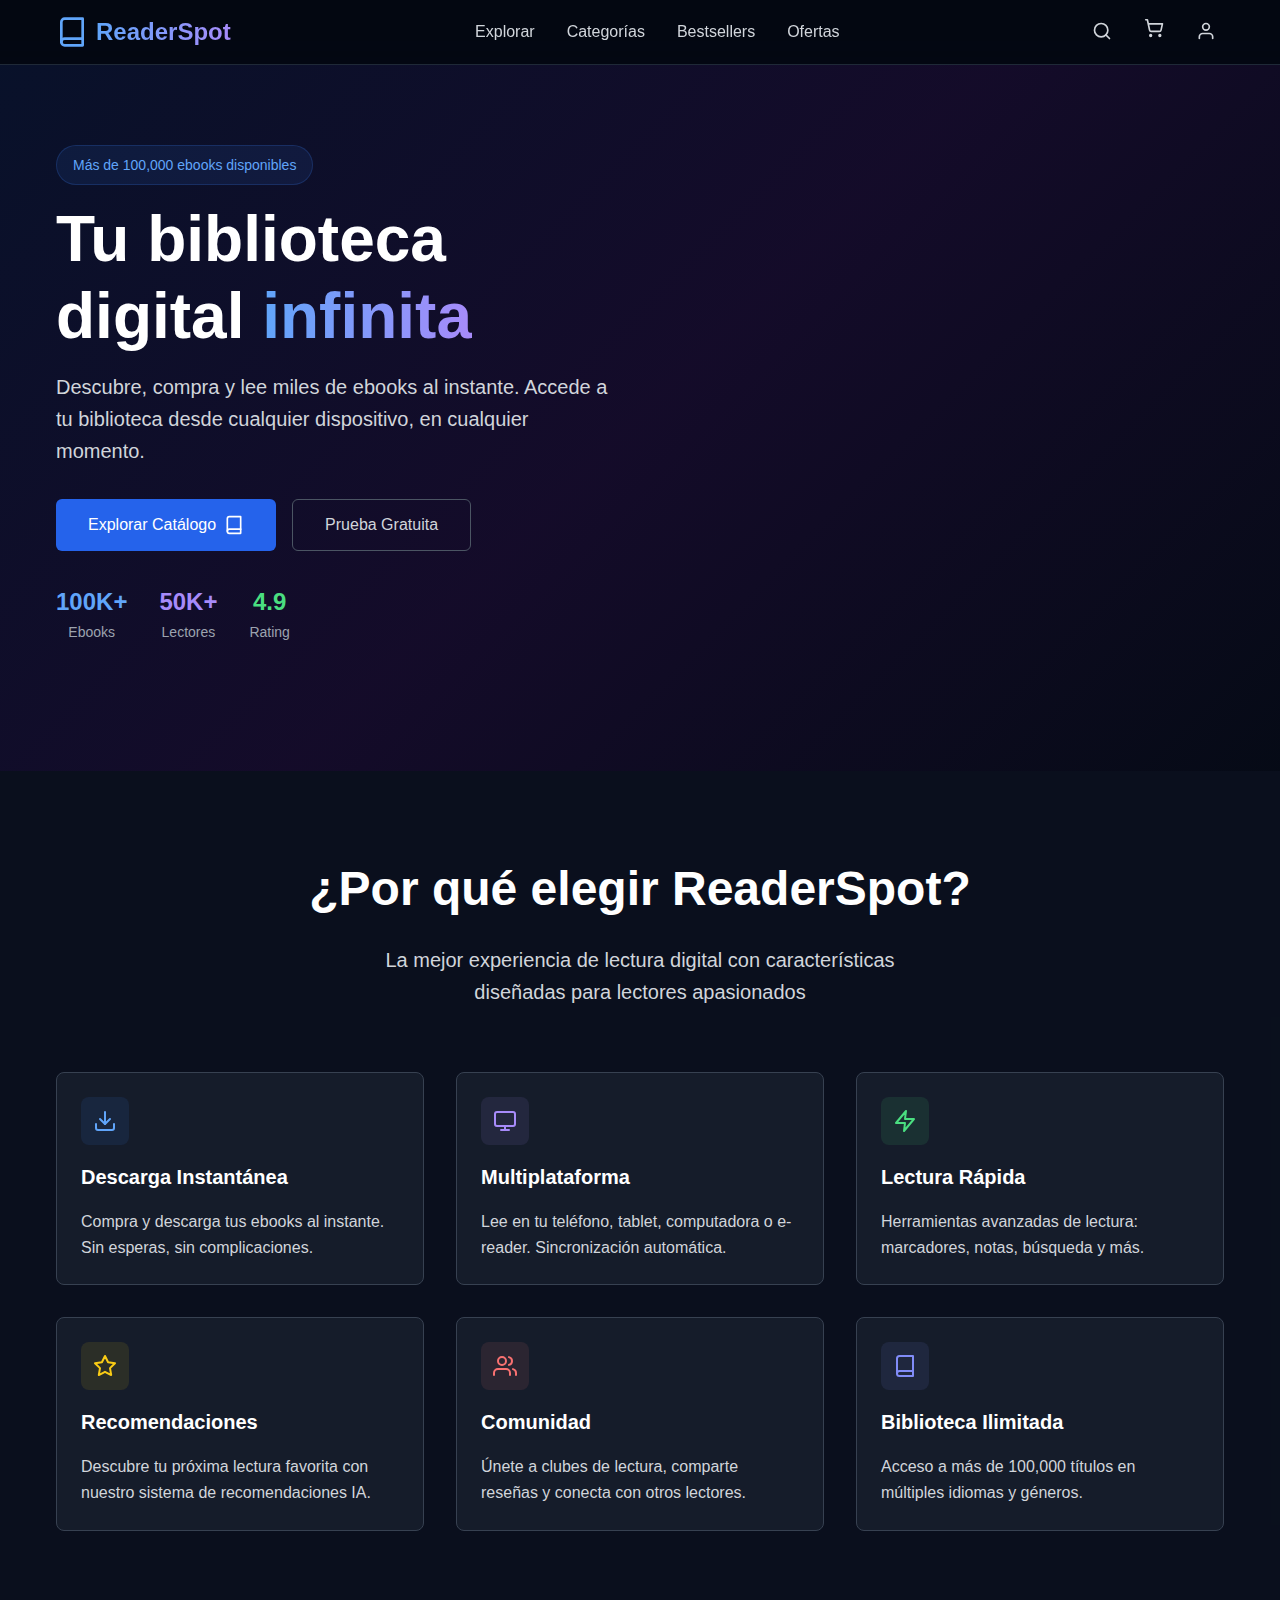
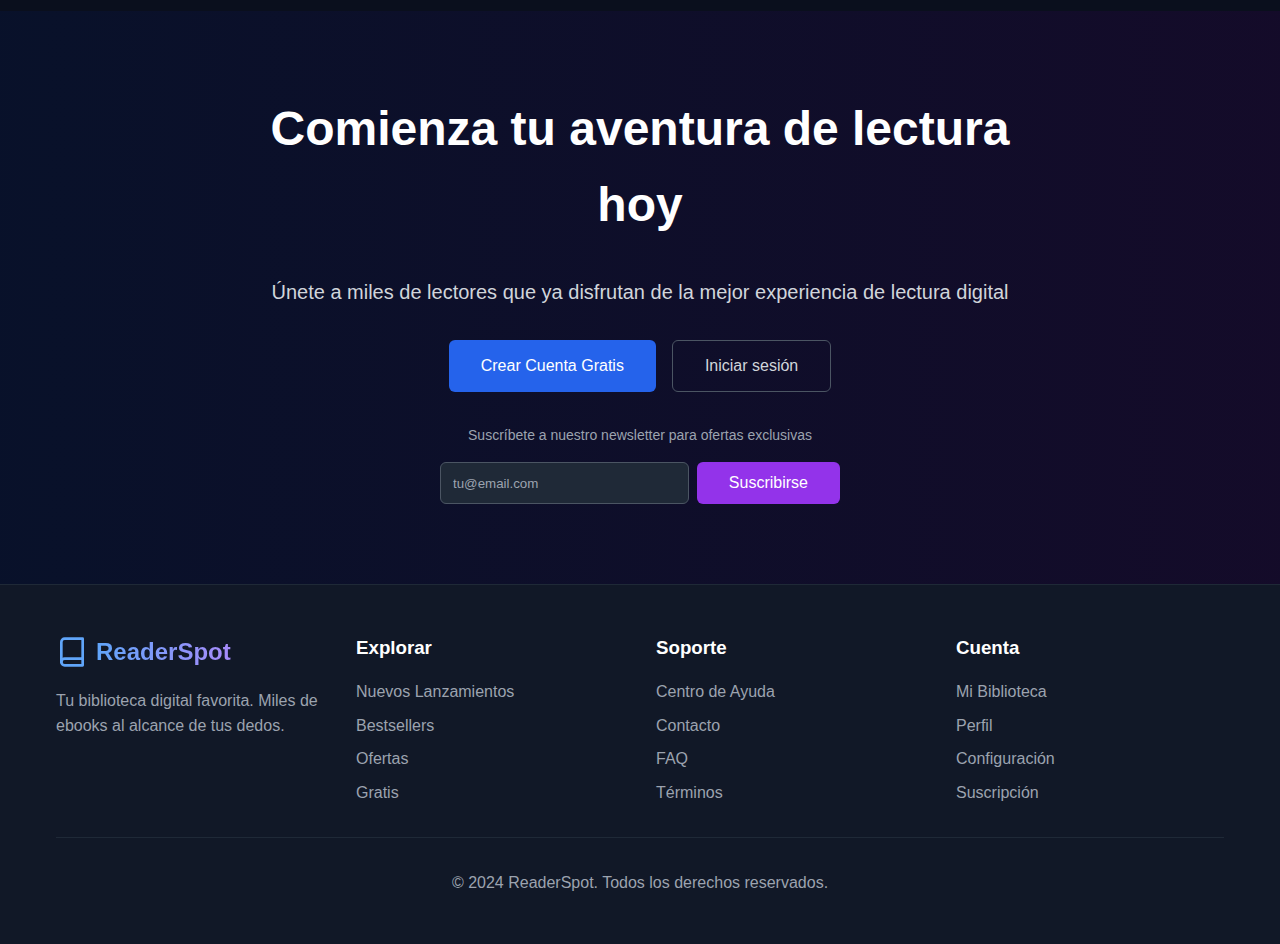
<file: views/index.html>
<!DOCTYPE html>
<html lang="es">
<head>
    <meta charset="UTF-8">
    <meta name="viewport" content="width=device-width, initial-scale=1.0">
    <title>ReaderSpot - Tu biblioteca digital infinita</title>
    <style>
        :root {
            --gray-950: #030712;
            --gray-900: #111827;
            --gray-800: #1f2937;
            --gray-700: #374151;
            --gray-600: #4b5563;
            --gray-400: #9ca3af;
            --gray-300: #d1d5db;
            --blue-400: #60a5fa;
            --blue-500: #3b82f6;
            --blue-600: #2563eb;
            --blue-700: #1d4ed8;
            --purple-400: #a78bfa;
            --purple-600: #9333ea;
            --purple-700: #7c3aed;
            --green-400: #4ade80;
            --yellow-400: #facc15;
            --red-400: #f87171;
            --indigo-400: #818cf8;
        }

        * {
            margin: 0;
            padding: 0;
            box-sizing: border-box;
        }

        body {
            font-family: -apple-system, BlinkMacSystemFont, 'Segoe UI', Roboto, sans-serif;
            background-color: var(--gray-950);
            color: white;
            line-height: 1.6;
        }

        .container {
            max-width: 1200px;
            margin: 0 auto;
            padding: 0 1rem;
        }

        /* Header */
        .header {
            border-bottom: 1px solid var(--gray-800);
            background-color: rgba(3, 7, 18, 0.95);
            backdrop-filter: blur(10px);
            position: sticky;
            top: 0;
            z-index: 50;
        }

        .header-content {
            display: flex;
            align-items: center;
            justify-content: space-between;
            height: 4rem;
        }

        .logo {
            display: flex;
            align-items: center;
            gap: 0.5rem;
            text-decoration: none;
            color: white;
        }

        .logo-text {
            font-size: 1.5rem;
            font-weight: bold;
            background: linear-gradient(to right, var(--blue-400), var(--purple-400));
            -webkit-background-clip: text;
            background-clip: text;
            -webkit-text-fill-color: transparent;
        }

        .nav {
            display: none;
            gap: 2rem;
        }

        .nav a {
            color: var(--gray-300);
            text-decoration: none;
            transition: color 0.3s;
        }

        .nav a:hover {
            color: white;
        }

        .header-actions {
            display: flex;
            align-items: center;
            gap: 1rem;
        }

        .icon-btn {
            background: none;
            border: none;
            color: var(--gray-300);
            cursor: pointer;
            padding: 0.5rem;
            border-radius: 0.375rem;
            transition: color 0.3s;
        }

        .icon-btn:hover {
            color: white;
        }

        /* Hero Section */
        .hero {
            padding: 5rem 0 8rem;
            position: relative;
            overflow: hidden;
        }

        .hero::before {
            content: '';
            position: absolute;
            inset: 0;
            background: linear-gradient(135deg, rgba(30, 58, 138, 0.2), rgba(88, 28, 135, 0.2), rgba(17, 24, 39, 0.2));
        }

        .hero-content {
            display: grid;
            grid-template-columns: 1fr;
            gap: 3rem;
            align-items: center;
            position: relative;
            z-index: 10;
        }

        .hero-text {
            text-align: center;
        }

        .badge {
            display: inline-block;
            background-color: rgba(59, 130, 246, 0.1);
            color: var(--blue-400);
            border: 1px solid rgba(59, 130, 246, 0.2);
            padding: 0.5rem 1rem;
            border-radius: 9999px;
            font-size: 0.875rem;
            margin-bottom: 1rem;
        }

        .hero-title {
            font-size: 2.5rem;
            font-weight: bold;
            line-height: 1.2;
            margin-bottom: 1rem;
        }

        .gradient-text {
            background: linear-gradient(to right, var(--blue-400), var(--purple-400));
            -webkit-background-clip: text;
            background-clip: text;
            -webkit-text-fill-color: transparent;
        }

        .hero-description {
            font-size: 1.25rem;
            color: var(--gray-300);
            margin-bottom: 2rem;
            max-width: 600px;
            margin-left: auto;
            margin-right: auto;
        }

        .hero-buttons {
            display: flex;
            flex-direction: column;
            gap: 1rem;
            margin-bottom: 2rem;
        }

        .btn {
            display: inline-flex;
            align-items: center;
            justify-content: center;
            gap: 0.5rem;
            padding: 0.75rem 2rem;
            border-radius: 0.375rem;
            font-weight: 500;
            text-decoration: none;
            transition: all 0.3s;
            border: none;
            cursor: pointer;
            font-size: 1rem;
        }

        .btn-primary {
            background-color: var(--blue-600);
            color: white;
        }

        .btn-primary:hover {
            background-color: var(--blue-700);
        }

        .btn-outline {
            background-color: transparent;
            color: var(--gray-300);
            border: 1px solid var(--gray-600);
        }

        .btn-outline:hover {
            background-color: var(--gray-800);
            color: white;
        }

        .hero-stats {
            display: flex;
            justify-content: center;
            gap: 2rem;
            margin-top: 2rem;
        }

        .stat {
            text-align: center;
        }

        .stat-number {
            font-size: 1.5rem;
            font-weight: bold;
        }

        .stat-label {
            font-size: 0.875rem;
            color: var(--gray-400);
        }

        .hero-image {
            position: relative;
            display: flex;
            justify-content: center;
        }

        .hero-image img {
            max-width: 100%;
            height: auto;
            border-radius: 1rem;
            box-shadow: 0 25px 50px -12px rgba(0, 0, 0, 0.25);
        }

        /* Features Section */
        .features {
            padding: 5rem 0;
            background-color: rgba(17, 24, 39, 0.5);
        }

        .section-header {
            text-align: center;
            margin-bottom: 4rem;
        }

        .section-title {
            font-size: 2.5rem;
            font-weight: bold;
            margin-bottom: 1rem;
        }

        .section-description {
            font-size: 1.25rem;
            color: var(--gray-300);
            max-width: 600px;
            margin: 0 auto;
        }

        .features-grid {
            display: grid;
            grid-template-columns: 1fr;
            gap: 2rem;
        }

        .feature-card {
            background-color: rgba(31, 41, 55, 0.5);
            border: 1px solid var(--gray-700);
            border-radius: 0.5rem;
            padding: 1.5rem;
            transition: background-color 0.3s;
        }

        .feature-card:hover {
            background-color: rgba(31, 41, 55, 0.7);
        }

        .feature-icon {
            width: 3rem;
            height: 3rem;
            border-radius: 0.5rem;
            display: flex;
            align-items: center;
            justify-content: center;
            margin-bottom: 1rem;
        }

        .feature-title {
            font-size: 1.25rem;
            font-weight: 600;
            margin-bottom: 1rem;
        }

        .feature-description {
            color: var(--gray-300);
        }

        /* CTA Section */
        .cta {
            padding: 5rem 0;
            position: relative;
            overflow: hidden;
        }

        .cta::before {
            content: '';
            position: absolute;
            inset: 0;
            background: linear-gradient(to right, rgba(30, 58, 138, 0.2), rgba(88, 28, 135, 0.2));
        }

        .cta-content {
            text-align: center;
            max-width: 768px;
            margin: 0 auto;
            position: relative;
            z-index: 10;
        }

        .cta-title {
            font-size: 2.5rem;
            font-weight: bold;
            margin-bottom: 2rem;
        }

        .cta-description {
            font-size: 1.25rem;
            color: var(--gray-300);
            margin-bottom: 2rem;
        }

        .cta-buttons {
            display: flex;
            flex-direction: column;
            gap: 1rem;
            margin-bottom: 2rem;
        }

        .newsletter {
            margin-top: 2rem;
        }

        .newsletter-text {
            font-size: 0.875rem;
            color: var(--gray-400);
            margin-bottom: 1rem;
        }

        .newsletter-form {
            display: flex;
            gap: 0.5rem;
            max-width: 400px;
            margin: 0 auto;
        }

        .newsletter-input {
            flex: 1;
            padding: 0.75rem;
            background-color: var(--gray-800);
            border: 1px solid var(--gray-600);
            border-radius: 0.375rem;
            color: white;
        }

        .newsletter-input::placeholder {
            color: var(--gray-400);
        }

        .btn-purple {
            background-color: var(--purple-600);
            color: white;
        }

        .btn-purple:hover {
            background-color: var(--purple-700);
        }

        /* Footer */
        .footer {
            background-color: var(--gray-900);
            border-top: 1px solid var(--gray-800);
            padding: 3rem 0;
        }

        .footer-content {
            display: grid;
            grid-template-columns: 1fr;
            gap: 2rem;
        }

        .footer-section h3 {
            font-weight: 600;
            color: white;
            margin-bottom: 1rem;
        }

        .footer-links {
            display: flex;
            flex-direction: column;
            gap: 0.5rem;
        }

        .footer-links a {
            color: var(--gray-400);
            text-decoration: none;
            transition: color 0.3s;
        }

        .footer-links a:hover {
            color: white;
        }

        .footer-bottom {
            border-top: 1px solid var(--gray-800);
            margin-top: 2rem;
            padding-top: 2rem;
            text-align: center;
            color: var(--gray-400);
        }

        /* Responsive */
        @media (min-width: 768px) {
            .nav {
                display: flex;
            }

            .hero-content {
                grid-template-columns: 1fr 1fr;
                text-align: left;
            }

            .hero-text {
                text-align: left;
            }

            .hero-description {
                margin-left: 0;
                margin-right: 0;
            }

            .hero-buttons {
                flex-direction: row;
            }

            .hero-stats {
                justify-content: flex-start;
            }

            .hero-title {
                font-size: 3.5rem;
            }

            .features-grid {
                grid-template-columns: repeat(2, 1fr);
            }

            .cta-buttons {
                flex-direction: row;
                justify-content: center;
            }

            .footer-content {
                grid-template-columns: repeat(4, 1fr);
            }
        }

        @media (min-width: 1024px) {
            .hero-title {
                font-size: 4rem;
            }

            .features-grid {
                grid-template-columns: repeat(3, 1fr);
            }

            .section-title {
                font-size: 3rem;
            }

            .cta-title {
                font-size: 3rem;
            }
        }
    </style>
</head>
<body>
    <!-- Header -->
    <header class="header">
        <div class="container">
            <div class="header-content">
                <a href="#" class="logo">
                    <svg width="32" height="32" viewBox="0 0 24 24" fill="none" stroke="currentColor" stroke-width="2" stroke-linecap="round" stroke-linejoin="round" style="color: var(--blue-400);">
                        <path d="M4 19.5A2.5 2.5 0 0 1 6.5 17H20"></path>
                        <path d="M6.5 2H20v20H6.5A2.5 2.5 0 0 1 4 19.5v-15A2.5 2.5 0 0 1 6.5 2z"></path>
                    </svg>
                    <span class="logo-text">ReaderSpot</span>
                </a>

                <nav class="nav">
                    <a href="#">Explorar</a>
                    <a href="#">Categorías</a>
                    <a href="#">Bestsellers</a>
                    <a href="#">Ofertas</a>
                </nav>

                <div class="header-actions">
                    <button class="icon-btn">
                        <svg width="20" height="20" viewBox="0 0 24 24" fill="none" stroke="currentColor" stroke-width="2" stroke-linecap="round" stroke-linejoin="round">
                            <circle cx="11" cy="11" r="8"></circle>
                            <path d="m21 21-4.35-4.35"></path>
                        </svg>
                    </button>
                    <a href="/autenticado/inicio/libros/carrito" class="icon-btn">
                        <svg width="20" height="20" viewBox="0 0 24 24" fill="none" stroke="currentColor" stroke-width="2" stroke-linecap="round" stroke-linejoin="round">
                            <circle cx="8" cy="21" r="1"></circle>
                            <circle cx="19" cy="21" r="1"></circle>
                            <path d="M2.05 2.05h2l2.66 12.42a2 2 0 0 0 2 1.58h9.78a2 2 0 0 0 1.95-1.57l1.65-7.43H5.12"></path>
                        </svg>
                    </a>
                    <button class="icon-btn">
                        <svg width="20" height="20" viewBox="0 0 24 24" fill="none" stroke="currentColor" stroke-width="2" stroke-linecap="round" stroke-linejoin="round">
                            <path d="M20 21v-2a4 4 0 0 0-4-4H8a4 4 0 0 0-4 4v2"></path>
                            <circle cx="12" cy="7" r="4"></circle>
                        </svg>
                    </button>
                </div>
            </div>
        </div>
    </header>

    <!-- Hero Section -->
    <section class="hero">
        <div class="container">
            <div class="hero-content">
                <div class="hero-text">
                    <span class="badge">Más de 100,000 ebooks disponibles</span>
                    <h1 class="hero-title">
                        Tu biblioteca digital
                        <span class="gradient-text">infinita</span>
                    </h1>
                    <p class="hero-description">
                        Descubre, compra y lee miles de ebooks al instante. Accede a tu biblioteca desde cualquier
                        dispositivo, en cualquier momento.
                    </p>

                    <div class="hero-buttons">
                        <a href="#" class="btn btn-primary">
                            Explorar Catálogo
                            <svg width="20" height="20" viewBox="0 0 24 24" fill="none" stroke="currentColor" stroke-width="2" stroke-linecap="round" stroke-linejoin="round">
                                <path d="M4 19.5A2.5 2.5 0 0 1 6.5 17H20"></path>
                                <path d="M6.5 2H20v20H6.5A2.5 2.5 0 0 1 4 19.5v-15A2.5 2.5 0 0 1 6.5 2z"></path>
                            </svg>
                        </a>
                        <a href="#" class="btn btn-outline">Prueba Gratuita</a>
                    </div>

                    <div class="hero-stats">
                        <div class="stat">
                            <div class="stat-number" style="color: var(--blue-400);">100K+</div>
                            <div class="stat-label">Ebooks</div>
                        </div>
                        <div class="stat">
                            <div class="stat-number" style="color: var(--purple-400);">50K+</div>
                            <div class="stat-label">Lectores</div>
                        </div>
                        <div class="stat">
                            <div class="stat-number" style="color: var(--green-400);">4.9</div>
                            <div class="stat-label">Rating</div>
                        </div>
                    </div>
                </div>
            </div>
        </div>
    </section>

    <!-- Features Section -->
    <section class="features">
        <div class="container">
            <div class="section-header">
                <h2 class="section-title">¿Por qué elegir ReaderSpot?</h2>
                <p class="section-description">
                    La mejor experiencia de lectura digital con características diseñadas para lectores apasionados
                </p>
            </div>

            <div class="features-grid">
                <div class="feature-card">
                    <div class="feature-icon" style="background-color: rgba(59, 130, 246, 0.1);">
                        <svg width="24" height="24" viewBox="0 0 24 24" fill="none" stroke="var(--blue-400)" stroke-width="2" stroke-linecap="round" stroke-linejoin="round">
                            <path d="M21 15v4a2 2 0 0 1-2 2H5a2 2 0 0 1-2-2v-4"></path>
                            <polyline points="7,10 12,15 17,10"></polyline>
                            <line x1="12" y1="15" x2="12" y2="3"></line>
                        </svg>
                    </div>
                    <h3 class="feature-title">Descarga Instantánea</h3>
                    <p class="feature-description">
                        Compra y descarga tus ebooks al instante. Sin esperas, sin complicaciones.
                    </p>
                </div>

                <div class="feature-card">
                    <div class="feature-icon" style="background-color: rgba(167, 139, 250, 0.1);">
                        <svg width="24" height="24" viewBox="0 0 24 24" fill="none" stroke="var(--purple-400)" stroke-width="2" stroke-linecap="round" stroke-linejoin="round">
                            <rect x="2" y="3" width="20" height="14" rx="2" ry="2"></rect>
                            <line x1="8" y1="21" x2="16" y2="21"></line>
                            <line x1="12" y1="17" x2="12" y2="21"></line>
                        </svg>
                    </div>
                    <h3 class="feature-title">Multiplataforma</h3>
                    <p class="feature-description">
                        Lee en tu teléfono, tablet, computadora o e-reader. Sincronización automática.
                    </p>
                </div>

                <div class="feature-card">
                    <div class="feature-icon" style="background-color: rgba(74, 222, 128, 0.1);">
                        <svg width="24" height="24" viewBox="0 0 24 24" fill="none" stroke="var(--green-400)" stroke-width="2" stroke-linecap="round" stroke-linejoin="round">
                            <polygon points="13,2 3,14 12,14 11,22 21,10 12,10 13,2"></polygon>
                        </svg>
                    </div>
                    <h3 class="feature-title">Lectura Rápida</h3>
                    <p class="feature-description">
                        Herramientas avanzadas de lectura: marcadores, notas, búsqueda y más.
                    </p>
                </div>

                <div class="feature-card">
                    <div class="feature-icon" style="background-color: rgba(250, 204, 21, 0.1);">
                        <svg width="24" height="24" viewBox="0 0 24 24" fill="none" stroke="var(--yellow-400)" stroke-width="2" stroke-linecap="round" stroke-linejoin="round">
                            <polygon points="12,2 15.09,8.26 22,9.27 17,14.14 18.18,21.02 12,17.77 5.82,21.02 7,14.14 2,9.27 8.91,8.26 12,2"></polygon>
                        </svg>
                    </div>
                    <h3 class="feature-title">Recomendaciones</h3>
                    <p class="feature-description">
                        Descubre tu próxima lectura favorita con nuestro sistema de recomendaciones IA.
                    </p>
                </div>

                <div class="feature-card">
                    <div class="feature-icon" style="background-color: rgba(248, 113, 113, 0.1);">
                        <svg width="24" height="24" viewBox="0 0 24 24" fill="none" stroke="var(--red-400)" stroke-width="2" stroke-linecap="round" stroke-linejoin="round">
                            <path d="M17 21v-2a4 4 0 0 0-4-4H5a4 4 0 0 0-4 4v2"></path>
                            <circle cx="9" cy="7" r="4"></circle>
                            <path d="M23 21v-2a4 4 0 0 0-3-3.87"></path>
                            <path d="M16 3.13a4 4 0 0 1 0 7.75"></path>
                        </svg>
                    </div>
                    <h3 class="feature-title">Comunidad</h3>
                    <p class="feature-description">
                        Únete a clubes de lectura, comparte reseñas y conecta con otros lectores.
                    </p>
                </div>

                <div class="feature-card">
                    <div class="feature-icon" style="background-color: rgba(129, 140, 248, 0.1);">
                        <svg width="24" height="24" viewBox="0 0 24 24" fill="none" stroke="var(--indigo-400)" stroke-width="2" stroke-linecap="round" stroke-linejoin="round">
                            <path d="M4 19.5A2.5 2.5 0 0 1 6.5 17H20"></path>
                            <path d="M6.5 2H20v20H6.5A2.5 2.5 0 0 1 4 19.5v-15A2.5 2.5 0 0 1 6.5 2z"></path>
                        </svg>
                    </div>
                    <h3 class="feature-title">Biblioteca Ilimitada</h3>
                    <p class="feature-description">
                        Acceso a más de 100,000 títulos en múltiples idiomas y géneros.
                    </p>
                </div>
            </div>
        </div>
    </section>

    <!-- CTA Section -->
    <section class="cta">
        <div class="container">
            <div class="cta-content">
                <h2 class="cta-title">Comienza tu aventura de lectura hoy</h2>
                <p class="cta-description">
                    Únete a miles de lectores que ya disfrutan de la mejor experiencia de lectura digital
                </p>

                <div class="cta-buttons">
                    <a href="/registro" class="btn btn-primary">Crear Cuenta Gratis</a>
                    <a href="/login" class="btn btn-outline">Iniciar sesión</a>
                </div>

                <div class="newsletter">
                    <p class="newsletter-text">Suscríbete a nuestro newsletter para ofertas exclusivas</p>
                    <form class="newsletter-form">
                        <input type="email" placeholder="tu@email.com" class="newsletter-input">
                        <button type="submit" class="btn btn-purple">Suscribirse</button>
                    </form>
                </div>
            </div>
        </div>
    </section>

    <!-- Footer -->
    <footer class="footer">
        <div class="container">
            <div class="footer-content">
                <div class="footer-section">
                    <a href="#" class="logo">
                        <svg width="32" height="32" viewBox="0 0 24 24" fill="none" stroke="currentColor" stroke-width="2" stroke-linecap="round" stroke-linejoin="round" style="color: var(--blue-400);">
                            <path d="M4 19.5A2.5 2.5 0 0 1 6.5 17H20"></path>
                            <path d="M6.5 2H20v20H6.5A2.5 2.5 0 0 1 4 19.5v-15A2.5 2.5 0 0 1 6.5 2z"></path>
                        </svg>
                        <span class="logo-text">ReaderSpot</span>
                    </a>
                    <p style="color: var(--gray-400); margin-top: 1rem;">
                        Tu biblioteca digital favorita. Miles de ebooks al alcance de tus dedos.
                    </p>
                </div>

                <div class="footer-section">
                    <h3>Explorar</h3>
                    <div class="footer-links">
                        <a href="#">Nuevos Lanzamientos</a>
                        <a href="#">Bestsellers</a>
                        <a href="#">Ofertas</a>
                        <a href="#">Gratis</a>
                    </div>
                </div>

                <div class="footer-section">
                    <h3>Soporte</h3>
                    <div class="footer-links">
                        <a href="#">Centro de Ayuda</a>
                        <a href="#">Contacto</a>
                        <a href="#">FAQ</a>
                        <a href="#">Términos</a>
                    </div>
                </div>

                <div class="footer-section">
                    <h3>Cuenta</h3>
                    <div class="footer-links">
                        <a href="/autenticado/inicio/libros/adquiridos">Mi Biblioteca</a>
                        <a href="#">Perfil</a>
                        <a href="#">Configuración</a>
                        <a href="#">Suscripción</a>
                    </div>
                </div>
            </div>

            <div class="footer-bottom">
                <p>&copy; 2024 ReaderSpot. Todos los derechos reservados.</p>
            </div>
        </div>
    </footer>
</body>
</html>
</file>
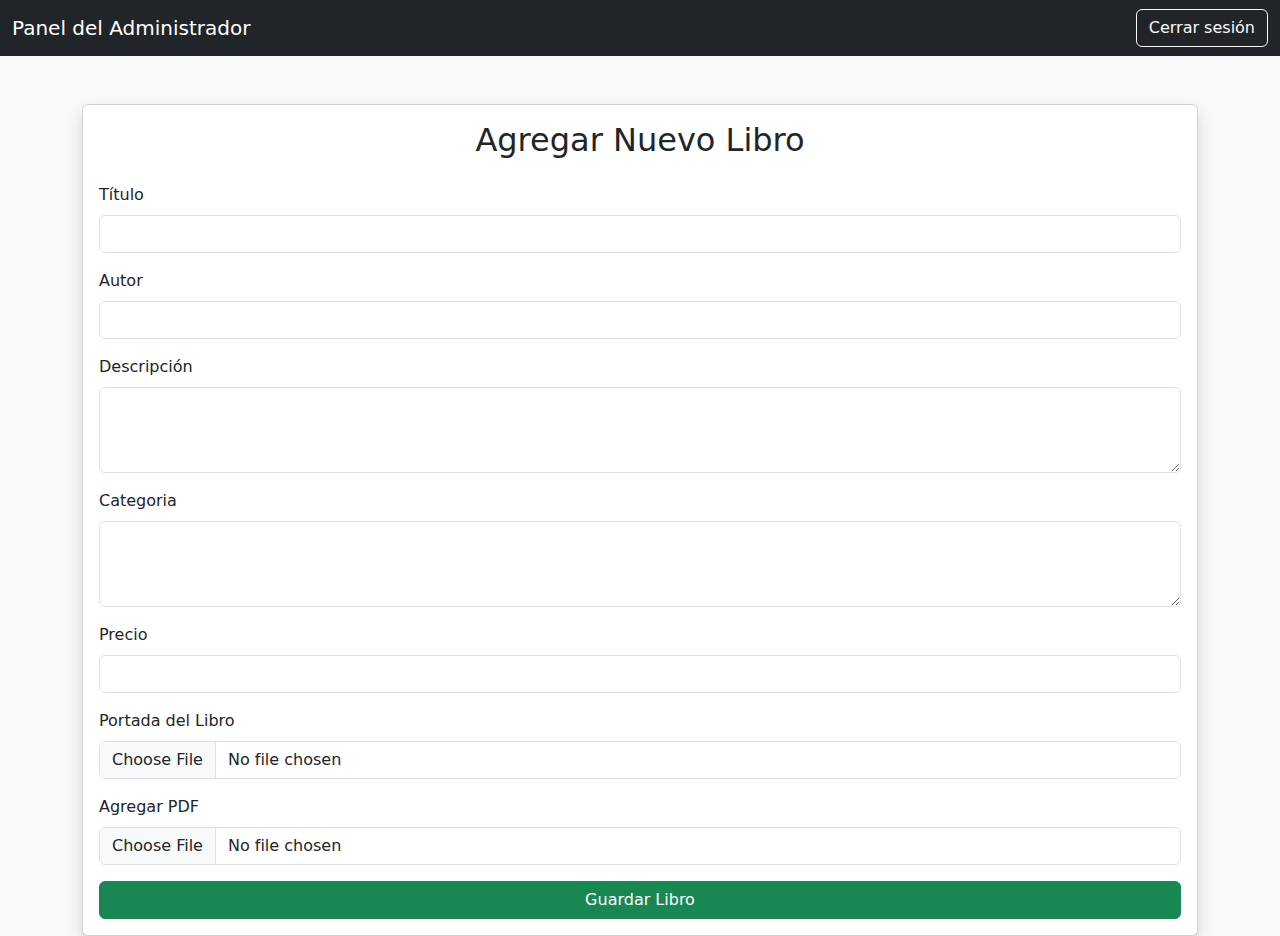
<file: views/crear_libro.html>
<!DOCTYPE html>
<html lang="es">

<head>
  <meta charset="UTF-8" />
  <title>Agregar Libro</title>
  <meta name="viewport" content="width=device-width, initial-scale=1" />
  <link href="https://cdn.jsdelivr.net/npm/bootstrap@5.3.0/dist/css/bootstrap.min.css" rel="stylesheet" />
</head>

<body class="bg-light">
  <nav class="navbar navbar-expand-lg navbar-dark bg-dark">
    <div class="container-fluid">
      <a class="navbar-brand" href="/autenticado/admin/libros">Panel del Administrador</a>
      <div class="d-flex">
        <a class="btn btn-outline-light" href="/autenticado/admin/logout">Cerrar sesión</a>
      </div>
    </div>
  </nav>

  <div class="container mt-5">
    <div class="card shadow">
      <div class="card-body">
        <h2 class="card-title mb-4 text-center">Agregar Nuevo Libro</h2>
        <form method="POST" action="/autenticado/admin/libros/agregar" enctype="multipart/form-data">
          <div class="mb-3">
            <label for="titulo" class="form-label">Título</label>
            <input type="text" class="form-control" id="titulo" name="titulo" required>
          </div>
          <div class="mb-3">
            <label for="autor" class="form-label">Autor</label>
            <input type="text" class="form-control" id="autor" name="autor" required>
          </div>
          <div class="mb-3">
            <label for="descripcion" class="form-label">Descripción</label>
            <textarea class="form-control" id="descripcion" name="descripcion" rows="3"></textarea>
          </div>
          <div class="mb-3">
            <label for="categoria" class="form-label">Categoria</label>
            <textarea class="form-control" id="categoria" name="categoria" rows="3"></textarea>
          </div>
          <div class="mb-3">
            <label for="precio" class="form-label">Precio</label>
            <input type="number" step="0.01" class="form-control" id="precio" name="precio" required>
          </div>
          <div class="mb-3">
            <label for="portada" class="form-label">Portada del Libro</label>
            <input type="file" class="form-control" id="portada" name="portada" accept="image/*" required>
          </div>
          <div class="mb-3">
            <label for="url_pdf" class="form-label">Agregar PDF</label>
            <input type="file" class="form-control" id="url_pdf" name="url_pdf" accept=".pdf" required>
          </div>
          <button type="submit" class="btn btn-success w-100">Guardar Libro</button>
        </form>
      </div>
    </div>
  </div>
</body>

</html>
</file>
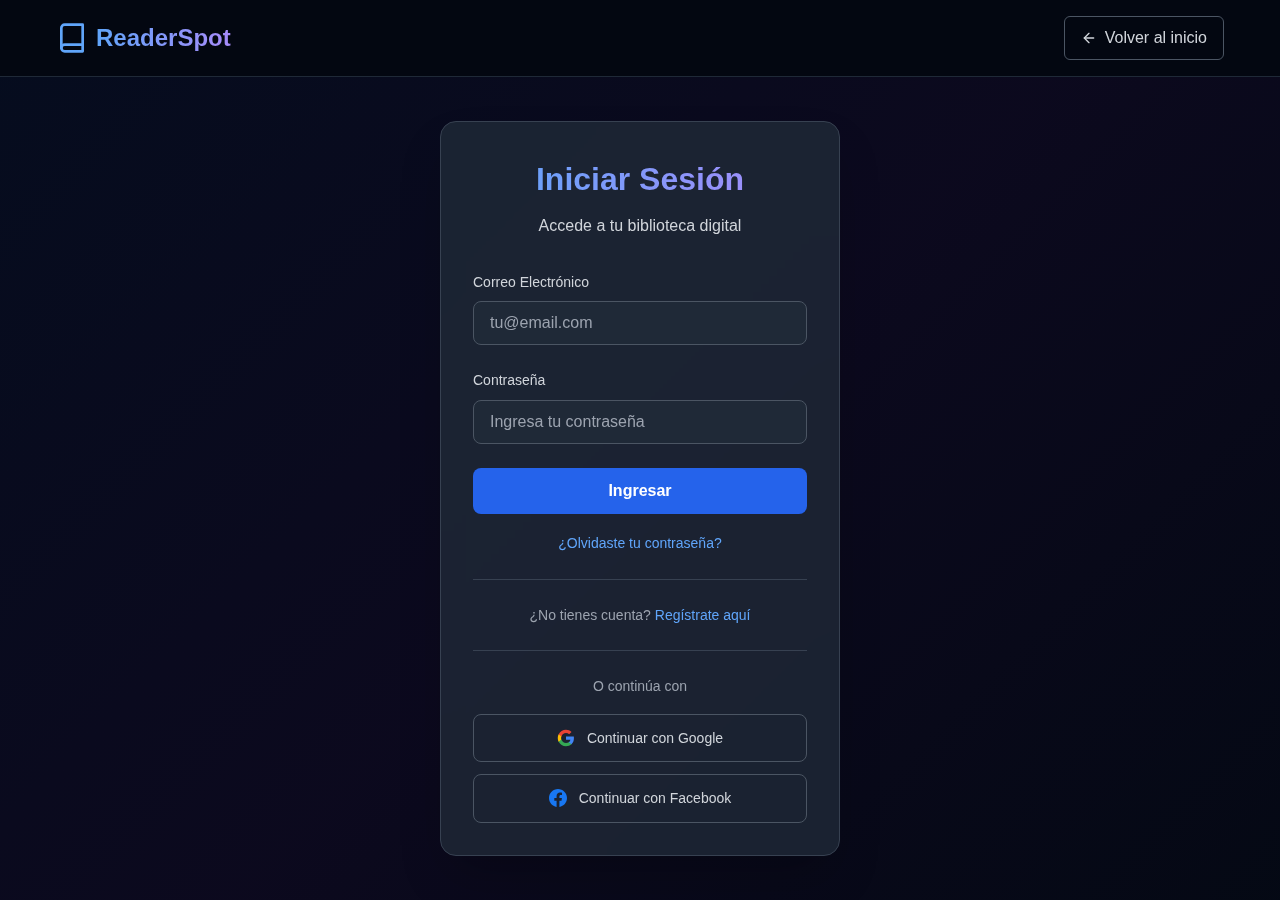
<file: views/iniciar_sesion.html>
<!DOCTYPE html>
<html lang="es">
<head>
    <meta charset="UTF-8">
    <meta name="viewport" content="width=device-width, initial-scale=1.0">
    <title>Iniciar Sesión - ReaderSpot</title>
    <style>
        :root {
            --gray-950: #030712;
            --gray-900: #111827;
            --gray-800: #1f2937;
            --gray-700: #374151;
            --gray-600: #4b5563;
            --gray-500: #6b7280;
            --gray-400: #9ca3af;
            --gray-300: #d1d5db;
            --blue-400: #60a5fa;
            --blue-500: #3b82f6;
            --blue-600: #2563eb;
            --blue-700: #1d4ed8;
            --purple-400: #a78bfa;
            --purple-600: #9333ea;
            --purple-700: #7c3aed;
            --green-400: #4ade80;
            --green-500: #22c55e;
            --red-400: #f87171;
            --red-500: #ef4444;
        }

        * {
            margin: 0;
            padding: 0;
            box-sizing: border-box;
        }

        body {
            font-family: -apple-system, BlinkMacSystemFont, 'Segoe UI', Roboto, sans-serif;
            background-color: var(--gray-950);
            color: white;
            line-height: 1.6;
            min-height: 100vh;
            display: flex;
            flex-direction: column;
        }

        /* Header */
        .header {
            border-bottom: 1px solid var(--gray-800);
            background-color: rgba(3, 7, 18, 0.95);
            backdrop-filter: blur(10px);
            padding: 1rem 0;
        }

        .container {
            max-width: 1200px;
            margin: 0 auto;
            padding: 0 1rem;
        }

        .header-content {
            display: flex;
            align-items: center;
            justify-content: space-between;
        }

        .logo {
            display: flex;
            align-items: center;
            gap: 0.5rem;
            text-decoration: none;
            color: white;
        }

        .logo-text {
            font-size: 1.5rem;
            font-weight: bold;
            background: linear-gradient(to right, var(--blue-400), var(--purple-400));
            -webkit-background-clip: text;
            background-clip: text;
            -webkit-text-fill-color: transparent;
        }

        .back-btn {
            display: flex;
            align-items: center;
            gap: 0.5rem;
            color: var(--gray-300);
            text-decoration: none;
            padding: 0.5rem 1rem;
            border-radius: 0.375rem;
            transition: all 0.3s;
            border: 1px solid var(--gray-600);
            background-color: transparent;
        }

        .back-btn:hover {
            color: white;
            background-color: var(--gray-800);
            border-color: var(--gray-500);
        }

        /* Main Content */
        .main {
            flex: 1;
            display: flex;
            align-items: center;
            justify-content: center;
            padding: 2rem 1rem;
            position: relative;
            overflow: hidden;
        }

        .main::before {
            content: '';
            position: absolute;
            inset: 0;
            background: linear-gradient(135deg, rgba(30, 58, 138, 0.1), rgba(88, 28, 135, 0.1), rgba(17, 24, 39, 0.1));
        }

        .login-container {
            width: 100%;
            max-width: 400px;
            position: relative;
            z-index: 10;
        }

        .login-card {
            background-color: rgba(31, 41, 55, 0.8);
            border: 1px solid var(--gray-700);
            border-radius: 1rem;
            padding: 2rem;
            backdrop-filter: blur(10px);
            box-shadow: 0 25px 50px -12px rgba(0, 0, 0, 0.25);
        }

        .login-header {
            text-align: center;
            margin-bottom: 2rem;
        }

        .login-title {
            font-size: 2rem;
            font-weight: bold;
            margin-bottom: 0.5rem;
            background: linear-gradient(to right, var(--blue-400), var(--purple-400));
            -webkit-background-clip: text;
            background-clip: text;
            -webkit-text-fill-color: transparent;
        }

        .login-subtitle {
            color: var(--gray-300);
            font-size: 1rem;
        }

        /* Error Message */
        .error-message {
            background-color: rgba(239, 68, 68, 0.1);
            border: 1px solid var(--red-500);
            color: var(--red-400);
            padding: 1rem;
            border-radius: 0.5rem;
            margin-bottom: 1.5rem;
            display: none;
        }

        .error-message.show {
            display: block;
        }

        /* Form Styles */
        .form {
            display: flex;
            flex-direction: column;
            gap: 1.5rem;
        }

        .form-group {
            display: flex;
            flex-direction: column;
            gap: 0.5rem;
        }

        .form-label {
            font-weight: 500;
            color: var(--gray-300);
            font-size: 0.875rem;
        }

        .form-input {
            padding: 0.75rem 1rem;
            background-color: var(--gray-800);
            border: 1px solid var(--gray-600);
            border-radius: 0.5rem;
            color: white;
            font-size: 1rem;
            transition: all 0.3s;
        }

        .form-input:focus {
            outline: none;
            border-color: var(--blue-500);
            box-shadow: 0 0 0 3px rgba(59, 130, 246, 0.1);
        }

        .form-input::placeholder {
            color: var(--gray-400);
        }

        /* Button */
        .btn {
            display: flex;
            align-items: center;
            justify-content: center;
            gap: 0.5rem;
            padding: 0.875rem 1.5rem;
            border-radius: 0.5rem;
            font-weight: 600;
            text-decoration: none;
            transition: all 0.3s;
            border: none;
            cursor: pointer;
            font-size: 1rem;
            width: 100%;
        }

        .btn-primary {
            background-color: var(--blue-600);
            color: white;
        }

        .btn-primary:hover:not(:disabled) {
            background-color: var(--blue-700);
            transform: translateY(-1px);
        }

        .btn-primary:disabled {
            background-color: var(--gray-600);
            cursor: not-allowed;
            opacity: 0.6;
        }

        /* Forgot Password Link */
        .forgot-password {
            text-align: center;
            margin-top: 1rem;
        }

        .forgot-password a {
            color: var(--blue-400);
            text-decoration: none;
            font-size: 0.875rem;
        }

        .forgot-password a:hover {
            text-decoration: underline;
        }

        /* Register Link */
        .register-link {
            text-align: center;
            margin-top: 1.5rem;
            padding-top: 1.5rem;
            border-top: 1px solid var(--gray-700);
        }

        .register-link p {
            color: var(--gray-400);
            font-size: 0.875rem;
        }

        .register-link a {
            color: var(--blue-400);
            text-decoration: none;
            font-weight: 500;
        }

        .register-link a:hover {
            text-decoration: underline;
        }

        /* Social Login (Optional) */
        .social-login {
            margin-top: 1.5rem;
            padding-top: 1.5rem;
            border-top: 1px solid var(--gray-700);
        }

        .social-text {
            text-align: center;
            color: var(--gray-400);
            font-size: 0.875rem;
            margin-bottom: 1rem;
        }

        .social-buttons {
            display: flex;
            flex-direction: column;
            gap: 0.75rem;
        }

        .btn-social {
            display: flex;
            align-items: center;
            justify-content: center;
            gap: 0.75rem;
            padding: 0.75rem 1rem;
            border: 1px solid var(--gray-600);
            border-radius: 0.5rem;
            background-color: transparent;
            color: var(--gray-300);
            text-decoration: none;
            transition: all 0.3s;
            font-size: 0.875rem;
        }

        .btn-social:hover {
            background-color: var(--gray-800);
            border-color: var(--gray-500);
            color: white;
        }

        /* Responsive */
        @media (max-width: 480px) {
            .login-card {
                padding: 1.5rem;
                margin: 1rem;
            }

            .login-title {
                font-size: 1.75rem;
            }
        }

        /* Loading Animation */
        .loading {
            display: inline-block;
            width: 16px;
            height: 16px;
            border: 2px solid rgba(255, 255, 255, 0.3);
            border-radius: 50%;
            border-top-color: white;
            animation: spin 1s ease-in-out infinite;
        }

        @keyframes spin {
            to { transform: rotate(360deg); }
        }
    </style>
</head>
<body>
    <!-- Header -->
    <header class="header">
        <div class="container">
            <div class="header-content">
                <a href="/" class="logo">
                    <svg width="32" height="32" viewBox="0 0 24 24" fill="none" stroke="currentColor" stroke-width="2" stroke-linecap="round" stroke-linejoin="round" style="color: var(--blue-400);">
                        <path d="M4 19.5A2.5 2.5 0 0 1 6.5 17H20"></path>
                        <path d="M6.5 2H20v20H6.5A2.5 2.5 0 0 1 4 19.5v-15A2.5 2.5 0 0 1 6.5 2z"></path>
                    </svg>
                    <span class="logo-text">ReaderSpot</span>
                </a>

                <a href="/" class="back-btn">
                    <svg width="16" height="16" viewBox="0 0 24 24" fill="none" stroke="currentColor" stroke-width="2" stroke-linecap="round" stroke-linejoin="round">
                        <path d="m12 19-7-7 7-7"></path>
                        <path d="M19 12H5"></path>
                    </svg>
                    Volver al inicio
                </a>
            </div>
        </div>
    </header>

    <!-- Main Content -->
    <main class="main">
        <div class="login-container">
            <div class="login-card">
                <div class="login-header">
                    <h1 class="login-title">Iniciar Sesión</h1>
                    <p class="login-subtitle">Accede a tu biblioteca digital</p>
                </div>

                <!-- Error Message Container -->
                <div id="error-message" class="error-message" role="alert">
                </div>

                <form class="form" method="POST" action="/login">
                    <div class="form-group">
                        <label for="email" class="form-label">Correo Electrónico</label>
                        <input 
                            type="email" 
                            id="email" 
                            name="email" 
                            class="form-input" 
                            placeholder="tu@email.com"
                            required
                        >
                    </div>

                    <div class="form-group">
                        <label for="password" class="form-label">Contraseña</label>
                        <input 
                            type="password" 
                            id="password" 
                            name="password" 
                            class="form-input" 
                            placeholder="Ingresa tu contraseña"
                            required
                        >
                    </div>

                    <button type="submit" class="btn btn-primary" id="submitBtn">
                        <span id="btnText">Ingresar</span>
                        <div class="loading" id="loading" style="display: none;"></div>
                    </button>
                </form>

                <div class="forgot-password">
                    <a href="/forgot-password">¿Olvidaste tu contraseña?</a>
                </div>

                <div class="register-link">
                    <p>¿No tienes cuenta? <a href="/registro">Regístrate aquí</a></p>
                </div>

                <!-- Optional Social Login Section -->
                <div class="social-login">
                    <div class="social-text">O continúa con</div>
                    <div class="social-buttons">
                        <a href="/auth/google" class="btn-social">
                            <svg width="18" height="18" viewBox="0 0 24 24" fill="currentColor">
                                <path d="M22.56 12.25c0-.78-.07-1.53-.2-2.25H12v4.26h5.92c-.26 1.37-1.04 2.53-2.21 3.31v2.77h3.57c2.08-1.92 3.28-4.74 3.28-8.09z" fill="#4285F4"/>
                                <path d="M12 23c2.97 0 5.46-.98 7.28-2.66l-3.57-2.77c-.98.66-2.23 1.06-3.71 1.06-2.86 0-5.29-1.93-6.16-4.53H2.18v2.84C3.99 20.53 7.7 23 12 23z" fill="#34A853"/>
                                <path d="M5.84 14.09c-.22-.66-.35-1.36-.35-2.09s.13-1.43.35-2.09V7.07H2.18C1.43 8.55 1 10.22 1 12s.43 3.45 1.18 4.93l2.85-2.22.81-.62z" fill="#FBBC05"/>
                                <path d="M12 5.38c1.62 0 3.06.56 4.21 1.64l3.15-3.15C17.45 2.09 14.97 1 12 1 7.7 1 3.99 3.47 2.18 7.07l3.66 2.84c.87-2.6 3.3-4.53 6.16-4.53z" fill="#EA4335"/>
                            </svg>
                            Continuar con Google
                        </a>
                        <a href="/auth/facebook" class="btn-social">
                            <svg width="18" height="18" viewBox="0 0 24 24" fill="#1877F2">
                                <path d="M24 12.073c0-6.627-5.373-12-12-12s-12 5.373-12 12c0 5.99 4.388 10.954 10.125 11.854v-8.385H7.078v-3.47h3.047V9.43c0-3.007 1.792-4.669 4.533-4.669 1.312 0 2.686.235 2.686.235v2.953H15.83c-1.491 0-1.956.925-1.956 1.874v2.25h3.328l-.532 3.47h-2.796v8.385C19.612 23.027 24 18.062 24 12.073z"/>
                            </svg>
                            Continuar con Facebook
                        </a>
                    </div>
                </div>
            </div>
        </div>
    </main>

    <script>
        // Función para obtener parámetros de la URL
        function getUrlParameter(name) {
            name = name.replace(/[\[]/, '\\[').replace(/[\]]/, '\\]');
            var regex = new RegExp('[\\?&]' + name + '=([^&#]*)');
            var results = regex.exec(location.search);
            return results === null ? '' : decodeURIComponent(results[1].replace(/\+/g, ' '));
        }

        // Función para mostrar mensajes de error
        function showErrorMessage(errorType) {
            const errorContainer = document.getElementById('error-message');
            const errorMessages = {
                'contraseña_incorrecta': 'La contraseña ingresada es incorrecta.',
                'cuenta_inexistente': 'El usuario no fue encontrado.',
                'campos_vacíos': 'Por favor, complete todos los campos.',
                'error_general': 'Ocurrió un error al iniciar sesión. Inténtelo de nuevo.',
                'cuenta_no_verificada': 'Tu cuenta no ha sido verificada. Revisa tu correo electrónico.',
                'cuenta_bloqueada': 'Tu cuenta ha sido bloqueada. Contacta al soporte.',
                'sesion_expirada': 'Tu sesión ha expirado. Por favor, inicia sesión nuevamente.'
            };

            if (errorMessages[errorType]) {
                errorContainer.textContent = errorMessages[errorType];
                errorContainer.classList.add('show');
            }
        }

        // Verificar si hay un parámetro de error en la URL al cargar la página
        document.addEventListener('DOMContentLoaded', function() {
            const errorParam = getUrlParameter('error');
            if (errorParam) {
                showErrorMessage(errorParam);
            }
        });

        // Manejar el envío del formulario para mostrar estado de carga
        const form = document.querySelector('.form');
        const submitBtn = document.getElementById('submitBtn');
        const btnText = document.getElementById('btnText');
        const loading = document.getElementById('loading');

        form.addEventListener('submit', function(e) {
            // Mostrar estado de carga
            submitBtn.disabled = true;
            btnText.style.display = 'none';
            loading.style.display = 'inline-block';

            // Ocultar mensaje de error previo
            const errorContainer = document.getElementById('error-message');
            errorContainer.classList.remove('show');
        });

        // Validación básica del lado del cliente
        const emailInput = document.getElementById('email');
        const passwordInput = document.getElementById('password');

        function validateForm() {
            let isValid = true;
            
            // Validar email
            const emailRegex = /^[^\s@]+@[^\s@]+\.[^\s@]+$/;
            if (!emailRegex.test(emailInput.value)) {
                emailInput.style.borderColor = 'var(--red-500)';
                isValid = false;
            } else {
                emailInput.style.borderColor = 'var(--gray-600)';
            }

            // Validar contraseña
            if (passwordInput.value.length < 1) {
                passwordInput.style.borderColor = 'var(--red-500)';
                isValid = false;
            } else {
                passwordInput.style.borderColor = 'var(--gray-600)';
            }

            return isValid;
        }

        // Validación en tiempo real
        emailInput.addEventListener('blur', validateForm);
        passwordInput.addEventListener('blur', validateForm);

        // Limpiar estilos de error al escribir
        emailInput.addEventListener('input', function() {
            this.style.borderColor = 'var(--gray-600)';
        });

        passwordInput.addEventListener('input', function() {
            this.style.borderColor = 'var(--gray-600)';
        });
    </script>
</body>
</html>
</file>
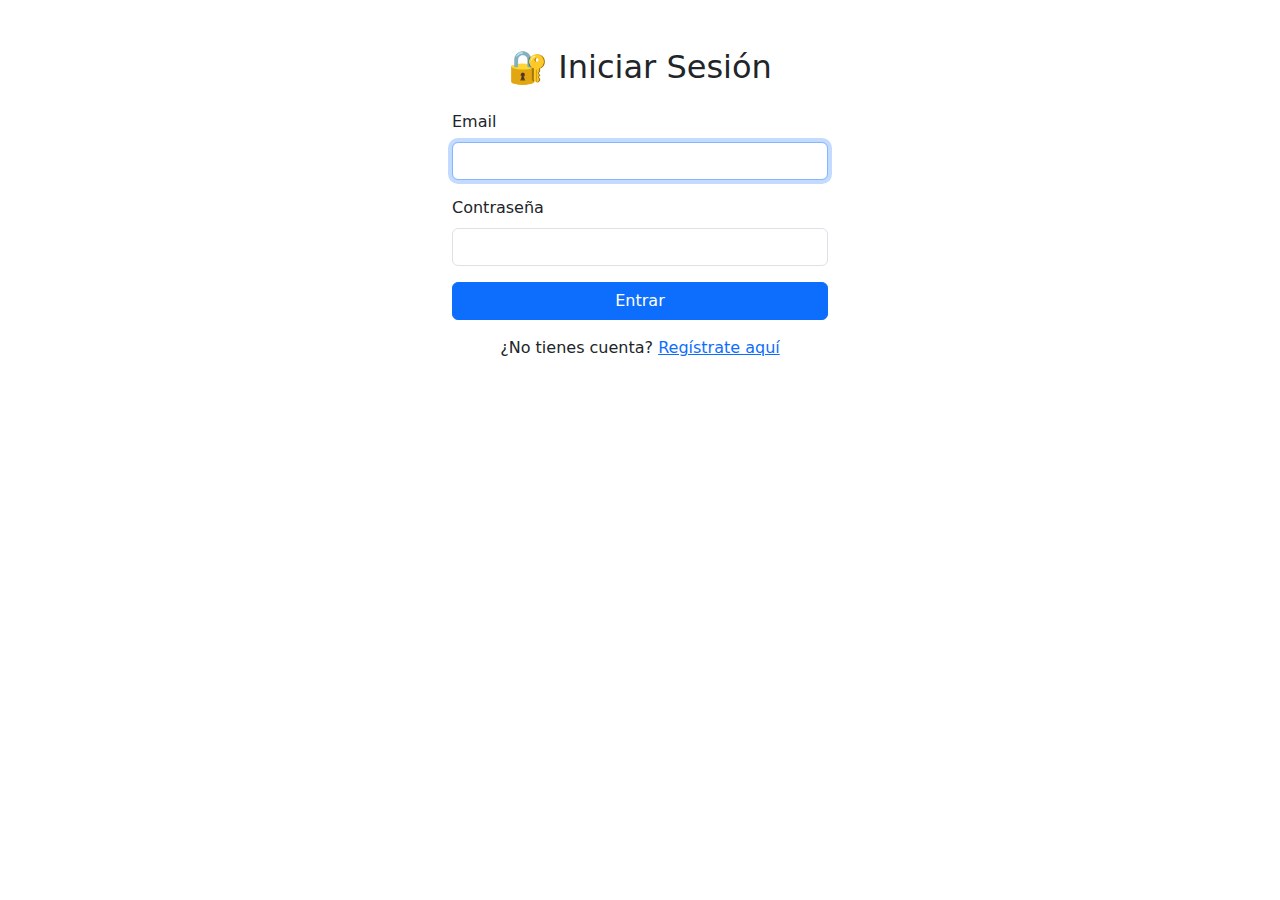
<file: views/login.html>
<!DOCTYPE html>
<html lang="es">
<head>
  <meta charset="UTF-8" />
  <title>Iniciar Sesión - ReaderSpot</title>
  <meta name="viewport" content="width=device-width, initial-scale=1" />
  <!-- Bootstrap CSS -->
  <link href="https://cdn.jsdelivr.net/npm/bootstrap@5.3.0/dist/css/bootstrap.min.css" rel="stylesheet" />
</head>
<body>
  <div class="container mt-5" style="max-width: 400px;">
    <h2 class="text-center mb-4">🔐 Iniciar Sesión</h2>

    <form action="/login" method="POST">
      <div class="mb-3">
        <label for="email" class="form-label">Email</label>
        <input type="text" name="email" id="email" class="form-control" required autofocus />
      </div>

      <div class="mb-3">
        <label for="password" class="form-label">Contraseña</label>
        <input type="password" name="password" id="password" class="form-control" required />
      </div>

      <div class="d-grid">
        <button type="submit" class="btn btn-primary">Entrar</button>
      </div>
    </form>

    <div class="text-center mt-3">
      <p>¿No tienes cuenta? <a href="/registro">Regístrate aquí</a></p>
    </div>
  </div>

  <!-- Bootstrap JS opcional -->
  <script src="https://cdn.jsdelivr.net/npm/bootstrap@5.3.0/dist/js/bootstrap.bundle.min.js"></script>
</body>
</html>
</file>
